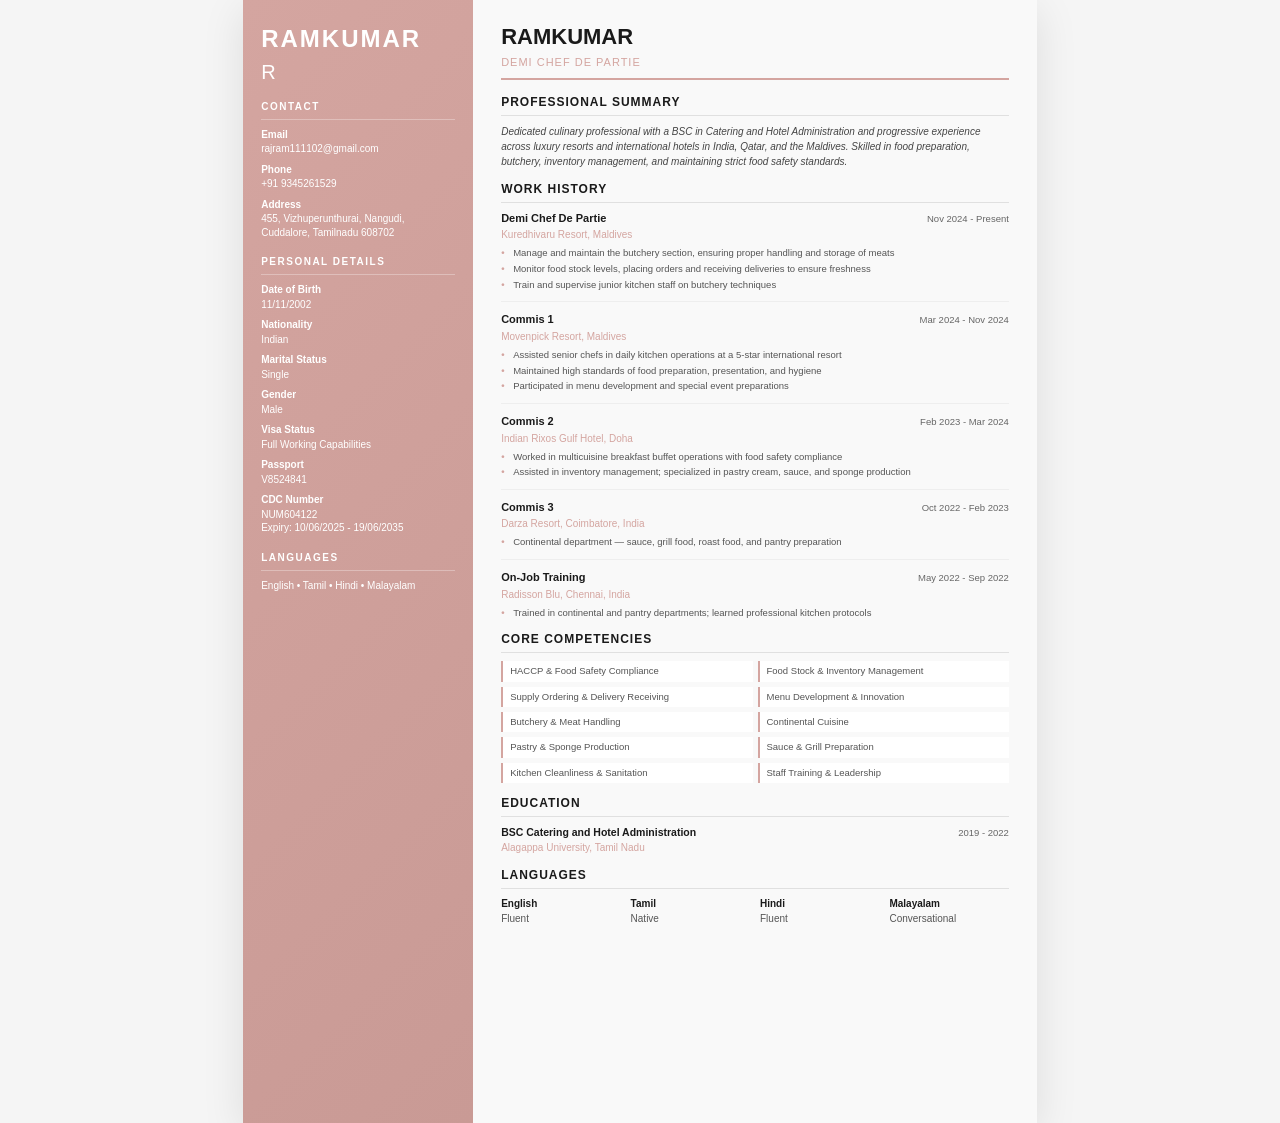
<file: resume.html>
<!DOCTYPE html>
<html lang="en">
<head>
    <meta charset="UTF-8">
    <meta name="viewport" content="width=device-width, initial-scale=1.0">
    <title>Ramkumar - Demi Chef De Partie Resume</title>
    <style>
        @page {
            size: A4;
            margin: 0;
        }

        * {
            margin: 0;
            padding: 0;
            box-sizing: border-box;
        }

        body {
            font-family: 'Segoe UI', Tahoma, Geneva, Verdana, sans-serif;
            background: #f5f5f5;
            line-height: 1.4;
            color: #333;
        }

        .resume-container {
            width: 210mm;
            height: 297mm;
            margin: 0 auto;
            background: white;
            box-shadow: 0 10px 40px rgba(0, 0, 0, 0.1);
            display: grid;
            grid-template-columns: 230px 1fr;
            overflow: hidden;
        }

        .sidebar {
            background: linear-gradient(135deg, #d4a5a0 0%, #c99a95 100%);
            padding: 22px 18px;
            color: white;
        }

        .sidebar h1 {
            font-size: 24px;
            font-weight: 700;
            letter-spacing: 2px;
            margin-bottom: 2px;
        }

        .sidebar .initial {
            font-size: 20px;
            font-weight: 300;
            margin-bottom: 14px;
            letter-spacing: 2px;
        }

        .sidebar-section {
            margin-bottom: 16px;
        }

        .sidebar-section h3 {
            font-size: 10px;
            font-weight: 600;
            letter-spacing: 1.5px;
            text-transform: uppercase;
            margin-bottom: 8px;
            border-bottom: 1.5px solid rgba(255, 255, 255, 0.3);
            padding-bottom: 5px;
        }

        .sidebar-item {
            margin-bottom: 7px;
            font-size: 10px;
            line-height: 1.35;
        }

        .sidebar-item strong {
            display: block;
            font-weight: 600;
            margin-bottom: 1px;
        }

        .main-content {
            padding: 22px 28px;
            background: #f9f9f9;
        }

        .name-title {
            margin-bottom: 14px;
            border-bottom: 2.5px solid #d4a5a0;
            padding-bottom: 8px;
        }

        .name-title h2 {
            font-size: 22px;
            font-weight: 700;
            color: #1a1a1a;
            margin-bottom: 2px;
        }

        .job-title {
            font-size: 11px;
            font-weight: 500;
            color: #d4a5a0;
            letter-spacing: 1px;
            text-transform: uppercase;
        }

        section {
            margin-bottom: 12px;
        }

        section h2 {
            font-size: 12px;
            font-weight: 700;
            color: #1a1a1a;
            margin-bottom: 8px;
            text-transform: uppercase;
            letter-spacing: 1px;
            border-bottom: 1.5px solid #e0e0e0;
            padding-bottom: 4px;
        }

        .summary-text {
            font-size: 10px;
            line-height: 1.5;
            color: #444;
            font-style: italic;
        }

        .job-entry {
            margin-bottom: 10px;
            padding-bottom: 8px;
            border-bottom: 1px solid #eee;
        }

        .job-entry:last-child {
            border-bottom: none;
            margin-bottom: 0;
            padding-bottom: 0;
        }

        .job-header {
            display: flex;
            justify-content: space-between;
            align-items: baseline;
            margin-bottom: 2px;
        }

        .job-title-main {
            font-size: 11px;
            font-weight: 600;
            color: #1a1a1a;
        }

        .job-date {
            font-size: 9.5px;
            color: #666;
            font-weight: 500;
        }

        .job-company {
            font-size: 10px;
            color: #d4a5a0;
            font-weight: 500;
            margin-bottom: 4px;
        }

        .job-description {
            font-size: 9.5px;
            color: #555;
            line-height: 1.45;
        }

        .job-description ul {
            list-style: none;
            margin-top: 3px;
            padding-left: 0;
        }

        .job-description li {
            margin-bottom: 2px;
            padding-left: 12px;
            position: relative;
        }

        .job-description li:before {
            content: "•";
            position: absolute;
            left: 0;
            color: #d4a5a0;
            font-weight: bold;
        }

        .education-item {
            margin-bottom: 0;
        }

        .education-header {
            display: flex;
            justify-content: space-between;
            align-items: baseline;
            margin-bottom: 2px;
        }

        .education-degree {
            font-size: 10.5px;
            font-weight: 600;
            color: #1a1a1a;
        }

        .education-year {
            font-size: 9.5px;
            color: #666;
            font-weight: 500;
        }

        .education-school {
            font-size: 10px;
            color: #d4a5a0;
            font-weight: 500;
        }

        .skills-grid {
            display: grid;
            grid-template-columns: 1fr 1fr;
            gap: 5px;
        }

        .skill-item {
            font-size: 9.5px;
            color: #555;
            padding: 4px 7px;
            background: white;
            border-left: 2.5px solid #d4a5a0;
            line-height: 1.3;
        }

        .languages-grid {
            display: grid;
            grid-template-columns: 1fr 1fr 1fr 1fr;
            gap: 10px;
        }

        .language-item {
            font-size: 10px;
            color: #555;
        }

        .language-item strong {
            color: #1a1a1a;
            display: block;
            margin-bottom: 1px;
        }

        @media print {
            body { padding: 0; background: white; }
            .resume-container { box-shadow: none; width: 100%; height: 100%; }
        }
    </style>
</head>
<body>
    <div class="resume-container">

        <!-- SIDEBAR -->
        <div class="sidebar">
            <h1>RAMKUMAR</h1>
            <div class="initial">R</div>

            <div class="sidebar-section">
                <h3>Contact</h3>
                <div class="sidebar-item">
                    <strong>Email</strong>
                    rajram111102@gmail.com
                </div>
                <div class="sidebar-item">
                    <strong>Phone</strong>
                    +91 9345261529
                </div>
                <div class="sidebar-item">
                    <strong>Address</strong>
                    455, Vizhuperunthurai, Nangudi,<br>
                    Cuddalore, Tamilnadu 608702
                </div>
            </div>

            <div class="sidebar-section">
                <h3>Personal Details</h3>
                <div class="sidebar-item">
                    <strong>Date of Birth</strong>
                    11/11/2002
                </div>
                <div class="sidebar-item">
                    <strong>Nationality</strong>
                    Indian
                </div>
                <div class="sidebar-item">
                    <strong>Marital Status</strong>
                    Single
                </div>
                <div class="sidebar-item">
                    <strong>Gender</strong>
                    Male
                </div>
                <div class="sidebar-item">
                    <strong>Visa Status</strong>
                    Full Working Capabilities
                </div>
                <div class="sidebar-item">
                    <strong>Passport</strong>
                    V8524841
                </div>
                <div class="sidebar-item">
                    <strong>CDC Number</strong>
                    NUM604122<br>
                    Expiry: 10/06/2025 - 19/06/2035
                </div>
            </div>

            <div class="sidebar-section">
                <h3>Languages</h3>
                <div class="sidebar-item">English • Tamil • Hindi • Malayalam</div>
            </div>
        </div>

        <!-- MAIN CONTENT -->
        <div class="main-content">

            <div class="name-title">
                <h2>RAMKUMAR</h2>
                <div class="job-title">Demi Chef De Partie</div>
            </div>

            <!-- Professional Summary -->
            <section>
                <h2>Professional Summary</h2>
                <p class="summary-text">
                    Dedicated culinary professional with a BSC in Catering and Hotel Administration
                    and progressive experience across luxury resorts and international hotels in India,
                    Qatar, and the Maldives. Skilled in food preparation, butchery, inventory management,
                    and maintaining strict food safety standards.
                </p>
            </section>

            <!-- Work History -->
            <section>
                <h2>Work History</h2>

                <div class="job-entry">
                    <div class="job-header">
                        <div class="job-title-main">Demi Chef De Partie</div>
                        <div class="job-date">Nov 2024 - Present</div>
                    </div>
                    <div class="job-company">Kuredhivaru Resort, Maldives</div>
                    <div class="job-description">
                        <ul>
                            <li>Manage and maintain the butchery section, ensuring proper handling and storage of meats</li>
                            <li>Monitor food stock levels, placing orders and receiving deliveries to ensure freshness</li>
                            <li>Train and supervise junior kitchen staff on butchery techniques</li>
                        </ul>
                    </div>
                </div>

                <div class="job-entry">
                    <div class="job-header">
                        <div class="job-title-main">Commis 1</div>
                        <div class="job-date">Mar 2024 - Nov 2024</div>
                    </div>
                    <div class="job-company">Movenpick Resort, Maldives</div>
                    <div class="job-description">
                        <ul>
                            <li>Assisted senior chefs in daily kitchen operations at a 5-star international resort</li>
                            <li>Maintained high standards of food preparation, presentation, and hygiene</li>
                            <li>Participated in menu development and special event preparations</li>
                        </ul>
                    </div>
                </div>

                <div class="job-entry">
                    <div class="job-header">
                        <div class="job-title-main">Commis 2</div>
                        <div class="job-date">Feb 2023 - Mar 2024</div>
                    </div>
                    <div class="job-company">Indian Rixos Gulf Hotel, Doha</div>
                    <div class="job-description">
                        <ul>
                            <li>Worked in multicuisine breakfast buffet operations with food safety compliance</li>
                            <li>Assisted in inventory management; specialized in pastry cream, sauce, and sponge production</li>
                        </ul>
                    </div>
                </div>

                <div class="job-entry">
                    <div class="job-header">
                        <div class="job-title-main">Commis 3</div>
                        <div class="job-date">Oct 2022 - Feb 2023</div>
                    </div>
                    <div class="job-company">Darza Resort, Coimbatore, India</div>
                    <div class="job-description">
                        <ul>
                            <li>Continental department — sauce, grill food, roast food, and pantry preparation</li>
                        </ul>
                    </div>
                </div>

                <div class="job-entry">
                    <div class="job-header">
                        <div class="job-title-main">On-Job Training</div>
                        <div class="job-date">May 2022 - Sep 2022</div>
                    </div>
                    <div class="job-company">Radisson Blu, Chennai, India</div>
                    <div class="job-description">
                        <ul>
                            <li>Trained in continental and pantry departments; learned professional kitchen protocols</li>
                        </ul>
                    </div>
                </div>

            </section>

            <!-- Core Competencies -->
            <section>
                <h2>Core Competencies</h2>
                <div class="skills-grid">
                    <div class="skill-item">HACCP & Food Safety Compliance</div>
                    <div class="skill-item">Food Stock & Inventory Management</div>
                    <div class="skill-item">Supply Ordering & Delivery Receiving</div>
                    <div class="skill-item">Menu Development & Innovation</div>
                    <div class="skill-item">Butchery & Meat Handling</div>
                    <div class="skill-item">Continental Cuisine</div>
                    <div class="skill-item">Pastry & Sponge Production</div>
                    <div class="skill-item">Sauce & Grill Preparation</div>
                    <div class="skill-item">Kitchen Cleanliness & Sanitation</div>
                    <div class="skill-item">Staff Training & Leadership</div>
                </div>
            </section>

            <!-- Education -->
            <section>
                <h2>Education</h2>
                <div class="education-item">
                    <div class="education-header">
                        <div class="education-degree">BSC Catering and Hotel Administration</div>
                        <div class="education-year">2019 - 2022</div>
                    </div>
                    <div class="education-school">Alagappa University, Tamil Nadu</div>
                </div>
            </section>

            <!-- Languages -->
            <section>
                <h2>Languages</h2>
                <div class="languages-grid">
                    <div class="language-item">
                        <strong>English</strong>Fluent
                    </div>
                    <div class="language-item">
                        <strong>Tamil</strong>Native
                    </div>
                    <div class="language-item">
                        <strong>Hindi</strong>Fluent
                    </div>
                    <div class="language-item">
                        <strong>Malayalam</strong>Conversational
                    </div>
                </div>
            </section>

        </div>
    </div>
</body>
</html>
</file>
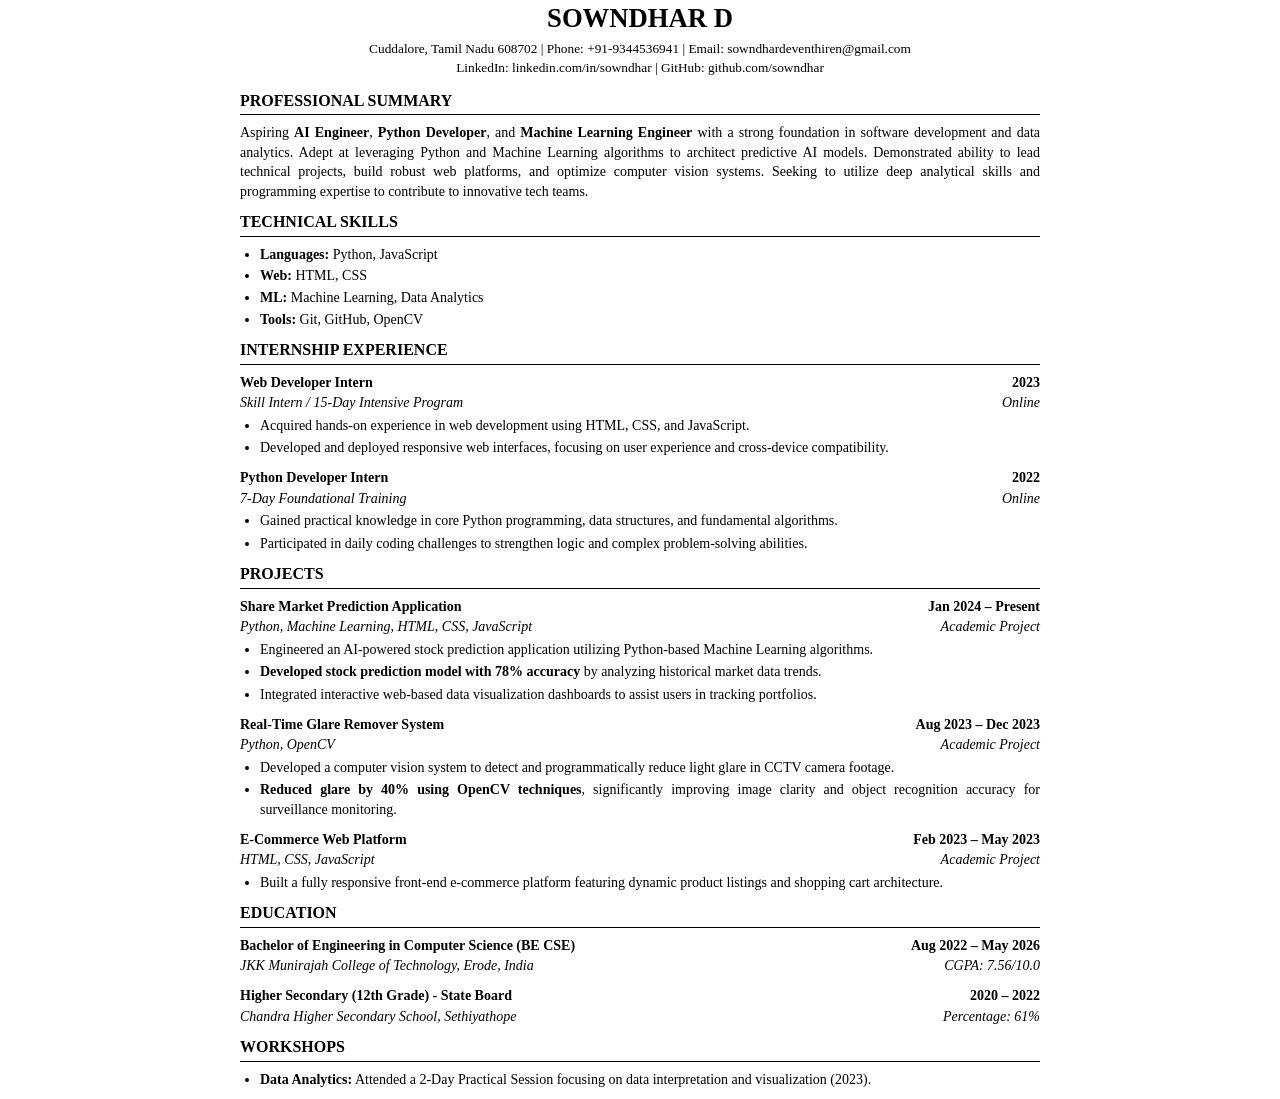
<file: sowndhar_ats_resume.html>
<!DOCTYPE html>
<html lang="en">
<head>
    <meta charset="UTF-8">
    <meta name="viewport" content="width=device-width, initial-scale=1.0">
    <title>Sowndhar D - ATS Resume</title>
    <style>
        @page {
            size: A4;
            margin: 15mm 15mm;
        }

        body {
            font-family: "Times New Roman", Times, serif;
            font-size: 10.5pt;
            line-height: 1.4;
            color: #000;
            margin: 0;
            padding: 0;
            max-width: 800px;
            margin: 0 auto;
            background: #fff;
        }

        .header {
            text-align: center;
            margin-bottom: 12px;
        }

        .header h1 {
            font-size: 20pt;
            margin: 0 0 3px 0;
            text-transform: uppercase;
            font-weight: bold;
        }

        .contact-info {
            font-size: 10pt;
            margin: 0;
        }

        h2 {
            font-size: 12pt;
            text-transform: uppercase;
            border-bottom: 1px solid #000;
            padding-bottom: 2px;
            margin-top: 10px;
            margin-bottom: 8px;
            font-weight: bold;
        }

        .section {
            margin-bottom: 10px;
        }

        .summary {
            text-align: justify;
            margin: 0;
        }

        .skills-list {
            margin: 0;
            padding: 0 0 0 20px;
        }

        .skills-list li {
            margin-bottom: 2px;
        }

        .entry {
            margin-bottom: 10px;
        }
        
        .entry-header {
            display: flex;
            justify-content: space-between;
            font-weight: bold;
            margin-bottom: 1px;
        }

        .entry-subtitle {
            display: flex;
            justify-content: space-between;
            font-style: italic;
            margin-bottom: 3px;
        }

        .bullet-points {
            margin: 0;
            padding: 0 0 0 20px;
        }

        .bullet-points li {
            margin-bottom: 3px;
            text-align: justify;
        }
    </style>
</head>
<body>

    <div class="header">
        <h1>Sowndhar D</h1>
        <div class="contact-info">
            Cuddalore, Tamil Nadu 608702 | Phone: +91-9344536941 | Email: sowndhardeventhiren@gmail.com <br>
            LinkedIn: linkedin.com/in/sowndhar | GitHub: github.com/sowndhar
        </div>
    </div>

    <div class="section">
        <h2>Professional Summary</h2>
        <p class="summary">
            Aspiring <strong>AI Engineer</strong>, <strong>Python Developer</strong>, and <strong>Machine Learning Engineer</strong> with a strong foundation in software development and data analytics. Adept at leveraging Python and Machine Learning algorithms to architect predictive AI models. Demonstrated ability to lead technical projects, build robust web platforms, and optimize computer vision systems. Seeking to utilize deep analytical skills and programming expertise to contribute to innovative tech teams.
        </p>
    </div>

    <div class="section">
        <h2>Technical Skills</h2>
        <ul class="skills-list">
            <li><strong>Languages:</strong> Python, JavaScript</li>
            <li><strong>Web:</strong> HTML, CSS</li>
            <li><strong>ML:</strong> Machine Learning, Data Analytics</li>
            <li><strong>Tools:</strong> Git, GitHub, OpenCV</li>
        </ul>
    </div>

    <div class="section">
        <h2>Internship Experience</h2>

        <div class="entry">
            <div class="entry-header">
                <span>Web Developer Intern</span>
                <span>2023</span>
            </div>
            <div class="entry-subtitle">
                <span>Skill Intern / 15-Day Intensive Program</span>
                <span>Online</span>
            </div>
            <ul class="bullet-points">
                <li>Acquired hands-on experience in web development using HTML, CSS, and JavaScript.</li>
                <li>Developed and deployed responsive web interfaces, focusing on user experience and cross-device compatibility.</li>
            </ul>
        </div>

        <div class="entry">
            <div class="entry-header">
                <span>Python Developer Intern</span>
                <span>2022</span>
            </div>
            <div class="entry-subtitle">
                <span>7-Day Foundational Training</span>
                <span>Online</span>
            </div>
            <ul class="bullet-points">
                <li>Gained practical knowledge in core Python programming, data structures, and fundamental algorithms.</li>
                <li>Participated in daily coding challenges to strengthen logic and complex problem-solving abilities.</li>
            </ul>
        </div>
    </div>

    <div class="section">
        <h2>Projects</h2>

        <div class="entry">
            <div class="entry-header">
                <span>Share Market Prediction Application</span>
                <span>Jan 2024 – Present</span>
            </div>
            <div class="entry-subtitle">
                <span>Python, Machine Learning, HTML, CSS, JavaScript</span>
                <span>Academic Project</span>
            </div>
            <ul class="bullet-points">
                <li>Engineered an AI-powered stock prediction application utilizing Python-based Machine Learning algorithms.</li>
                <li><strong>Developed stock prediction model with 78% accuracy</strong> by analyzing historical market data trends.</li>
                <li>Integrated interactive web-based data visualization dashboards to assist users in tracking portfolios.</li>
            </ul>
        </div>

        <div class="entry">
            <div class="entry-header">
                <span>Real-Time Glare Remover System</span>
                <span>Aug 2023 – Dec 2023</span>
            </div>
            <div class="entry-subtitle">
                <span>Python, OpenCV</span>
                <span>Academic Project</span>
            </div>
            <ul class="bullet-points">
                <li>Developed a computer vision system to detect and programmatically reduce light glare in CCTV camera footage.</li>
                <li><strong>Reduced glare by 40% using OpenCV techniques</strong>, significantly improving image clarity and object recognition accuracy for surveillance monitoring.</li>
            </ul>
        </div>

        <div class="entry">
            <div class="entry-header">
                <span>E-Commerce Web Platform</span>
                <span>Feb 2023 – May 2023</span>
            </div>
            <div class="entry-subtitle">
                <span>HTML, CSS, JavaScript</span>
                <span>Academic Project</span>
            </div>
            <ul class="bullet-points">
                <li>Built a fully responsive front-end e-commerce platform featuring dynamic product listings and shopping cart architecture.</li>
            </ul>
        </div>
    </div>

    <div class="section">
        <h2>Education</h2>
        
        <div class="entry">
            <div class="entry-header">
                <span>Bachelor of Engineering in Computer Science (BE CSE)</span>
                <span>Aug 2022 – May 2026</span>
            </div>
            <div class="entry-subtitle">
                <span>JKK Munirajah College of Technology, Erode, India</span>
                <span>CGPA: 7.56/10.0</span>
            </div>
        </div>
        
        <div class="entry">
            <div class="entry-header">
                <span>Higher Secondary (12th Grade) - State Board</span>
                <span>2020 – 2022</span>
            </div>
            <div class="entry-subtitle">
                <span>Chandra Higher Secondary School, Sethiyathope</span>
                <span>Percentage: 61%</span>
            </div>
        </div>
    </div>

    <div class="section">
        <h2>Workshops</h2>
        <ul class="skills-list">
            <li><strong>Data Analytics:</strong> Attended a 2-Day Practical Session focusing on data interpretation and visualization (2023).</li>
        </ul>
    </div>

</body>
</html>
</file>
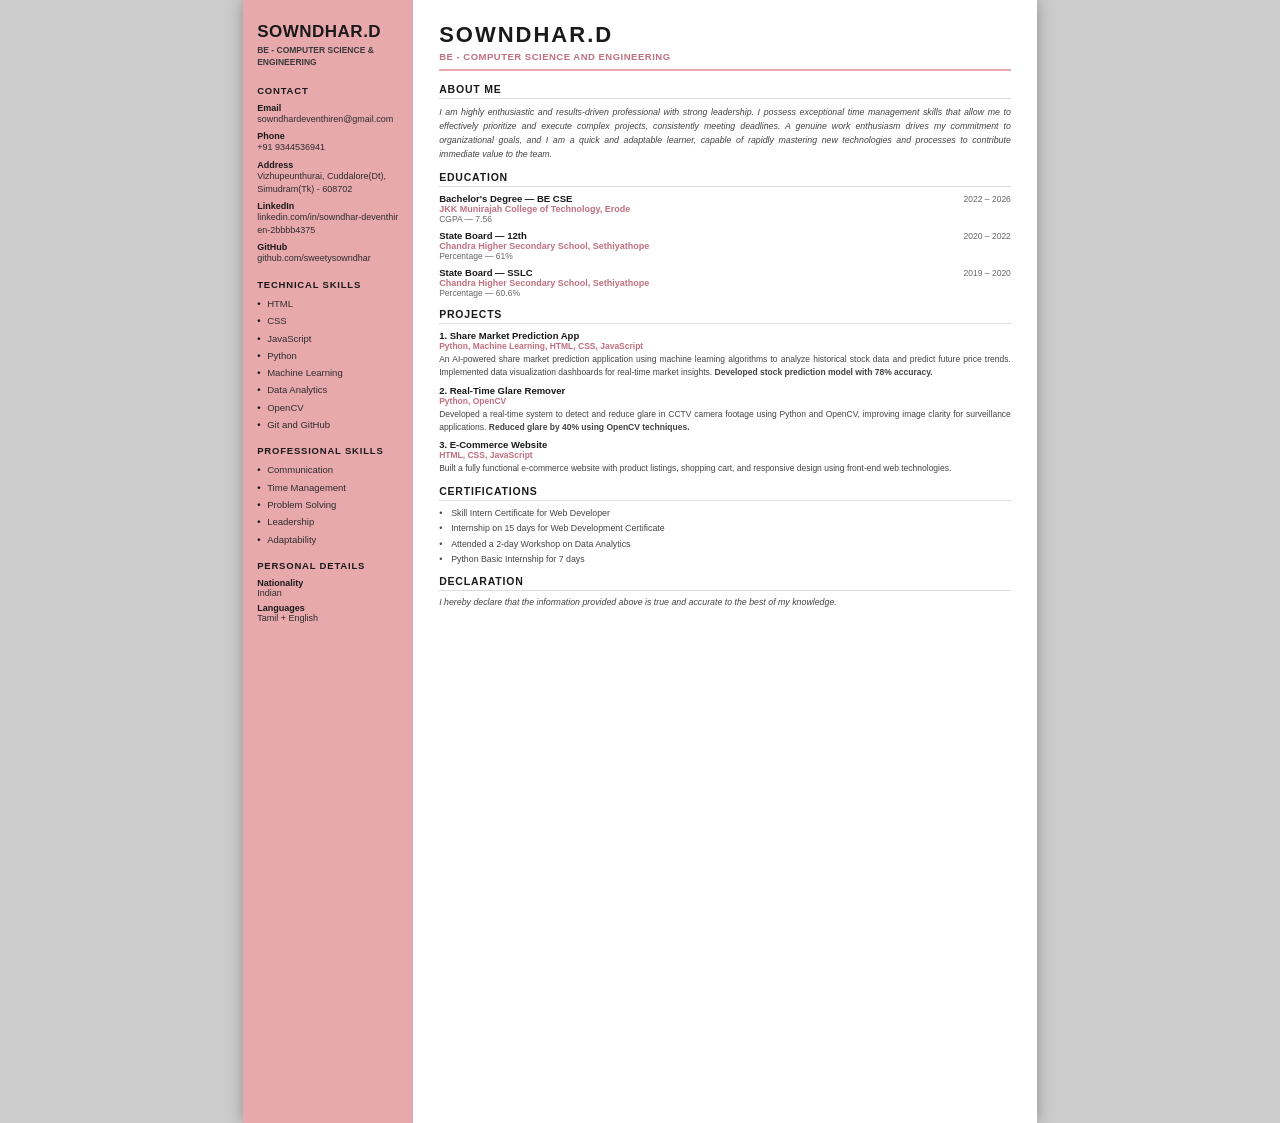
<file: sowndhar_bw_resume.html>
<!DOCTYPE html>
<html lang="en">
<head>
    <meta charset="UTF-8">
    <meta name="viewport" content="width=device-width, initial-scale=1.0">
    <title>Sowndhar D - Resume</title>
    <style>
        @page { size: A4; margin: 0; }
        * { margin: 0; padding: 0; box-sizing: border-box; }

        body {
            font-family: Arial, Helvetica, sans-serif;
            background: #ccc;
            display: flex;
            justify-content: center;
        }

        .resume {
            width: 210mm;
            height: 297mm;
            display: grid;
            grid-template-columns: 170px 1fr;
            background: white;
            overflow: hidden;
            box-shadow: 0 0 15px rgba(0,0,0,0.3);
        }

        /* ── LEFT SIDEBAR ── */
        .sidebar {
            background: #e8a9ad;
            padding: 22px 14px;
        }

        .sidebar .s-name {
            font-size: 17px;
            font-weight: 900;
            text-transform: uppercase;
            letter-spacing: 0.5px;
            color: #1a1a1a;
            margin-bottom: 3px;
        }

        .sidebar .s-title {
            font-size: 8.5px;
            text-transform: uppercase;
            color: #3a3a3a;
            font-weight: 600;
            line-height: 1.4;
            margin-bottom: 16px;
        }

        .s-section { margin-bottom: 14px; }

        .s-section h3 {
            font-size: 9.5px;
            font-weight: 700;
            text-transform: uppercase;
            letter-spacing: 0.8px;
            color: #1a1a1a;
            margin-bottom: 7px;
        }

        .c-item { margin-bottom: 6px; }

        .c-item .lbl {
            font-size: 9px;
            font-weight: 700;
            color: #1a1a1a;
        }

        .c-item .val {
            font-size: 9px;
            color: #2d2d2d;
            line-height: 1.4;
            word-break: break-all;
        }

        .sk {
            font-size: 9.5px;
            color: #2d2d2d;
            margin-bottom: 4px;
            padding-left: 10px;
            position: relative;
            line-height: 1.4;
        }
        .sk:before { content: "•"; position: absolute; left: 0; color: #1a1a1a; font-weight: bold; }

        .p-item { margin-bottom: 5px; }
        .p-item .lbl { font-size: 9px; font-weight: 700; color: #1a1a1a; }
        .p-item .val { font-size: 9px; color: #2d2d2d; }

        /* ── RIGHT MAIN CONTENT ── */
        .main { padding: 22px 26px; background: white; }

        .m-header {
            margin-bottom: 12px;
            padding-bottom: 7px;
            border-bottom: 2.5px solid #e8a9ad;
        }

        .m-header .m-name {
            font-size: 22px;
            font-weight: 900;
            text-transform: uppercase;
            letter-spacing: 2px;
            color: #1a1a1a;
            margin-bottom: 3px;
        }

        .m-header .m-title {
            font-size: 9.5px;
            text-transform: uppercase;
            color: #c07080;
            font-weight: 700;
            letter-spacing: 0.5px;
        }

        .section { margin-bottom: 10px; }

        .section h2 {
            font-size: 10.5px;
            font-weight: 700;
            text-transform: uppercase;
            letter-spacing: 0.8px;
            color: #1a1a1a;
            margin-bottom: 6px;
            padding-bottom: 3px;
            border-bottom: 1px solid #ddd;
        }

        .about-text {
            font-size: 8.8px;
            color: #444;
            line-height: 1.6;
            font-style: italic;
            text-align: justify;
        }

        /* Education */
        .edu-entry { margin-bottom: 6px; }

        .edu-header {
            display: flex;
            justify-content: space-between;
            align-items: baseline;
        }

        .edu-degree { font-size: 9.5px; font-weight: 700; color: #1a1a1a; }
        .edu-year { font-size: 8.5px; color: #666; white-space: nowrap; }
        .edu-school { font-size: 9px; color: #c07080; font-weight: 600; }
        .edu-detail { font-size: 8.5px; color: #666; }

        /* Projects */
        .proj-entry { margin-bottom: 6px; }
        .proj-title { font-size: 9.5px; font-weight: 700; color: #1a1a1a; }
        .proj-tech { font-size: 8.5px; color: #c07080; font-weight: 600; margin-bottom: 2px; }
        .proj-desc { font-size: 8.5px; color: #444; line-height: 1.5; text-align: justify; }

        /* Certifications */
        .cert-list { list-style: none; padding: 0; }
        .cert-list li {
            font-size: 8.8px;
            color: #444;
            padding-left: 12px;
            position: relative;
            margin-bottom: 3px;
            line-height: 1.4;
        }
        .cert-list li:before { content: "•"; position: absolute; left: 0; }

        /* Declaration */
        .decl-text { font-size: 8.8px; color: #444; font-style: italic; }

        @media print {
            body { background: white; }
            .resume { box-shadow: none; width: 100%; height: 100%; }
        }
    </style>
</head>
<body>
<div class="resume">

    <!-- LEFT SIDEBAR -->
    <div class="sidebar">
        <div class="s-name">SOWNDHAR.D</div>
        <div class="s-title">BE - COMPUTER SCIENCE &amp;<br>ENGINEERING</div>

        <div class="s-section">
            <h3>Contact</h3>
            <div class="c-item">
                <div class="lbl">Email</div>
                <div class="val">sowndhardeventhiren@gmail.com</div>
            </div>
            <div class="c-item">
                <div class="lbl">Phone</div>
                <div class="val">+91 9344536941</div>
            </div>
            <div class="c-item">
                <div class="lbl">Address</div>
                <div class="val">Vizhupeunthurai, Cuddalore(Dt),<br>Simudram(Tk) - 608702</div>
            </div>
            <div class="c-item">
                <div class="lbl">LinkedIn</div>
                <div class="val">linkedin.com/in/sowndhar-deventhiren-2bbbb4375</div>
            </div>
            <div class="c-item">
                <div class="lbl">GitHub</div>
                <div class="val">github.com/sweetysowndhar</div>
            </div>
        </div>

        <div class="s-section">
            <h3>Technical Skills</h3>
            <div class="sk">HTML</div>
            <div class="sk">CSS</div>
            <div class="sk">JavaScript</div>
            <div class="sk">Python</div>
            <div class="sk">Machine Learning</div>
            <div class="sk">Data Analytics</div>
            <div class="sk">OpenCV</div>
            <div class="sk">Git and GitHub</div>
        </div>

        <div class="s-section">
            <h3>Professional Skills</h3>
            <div class="sk">Communication</div>
            <div class="sk">Time Management</div>
            <div class="sk">Problem Solving</div>
            <div class="sk">Leadership</div>
            <div class="sk">Adaptability</div>
        </div>

        <div class="s-section">
            <h3>Personal Details</h3>
            <div class="p-item">
                <div class="lbl">Nationality</div>
                <div class="val">Indian</div>
            </div>
            <div class="p-item">
                <div class="lbl">Languages</div>
                <div class="val">Tamil + English</div>
            </div>
        </div>
    </div>

    <!-- RIGHT MAIN CONTENT -->
    <div class="main">
        <div class="m-header">
            <div class="m-name">SOWNDHAR.D</div>
            <div class="m-title">BE - COMPUTER SCIENCE AND ENGINEERING</div>
        </div>

        <div class="section">
            <h2>About Me</h2>
            <p class="about-text">I am highly enthusiastic and results-driven professional with strong leadership. I possess exceptional time management skills that allow me to effectively prioritize and execute complex projects, consistently meeting deadlines. A genuine work enthusiasm drives my commitment to organizational goals, and I am a quick and adaptable learner, capable of rapidly mastering new technologies and processes to contribute immediate value to the team.</p>
        </div>

        <div class="section">
            <h2>Education</h2>
            <div class="edu-entry">
                <div class="edu-header">
                    <div class="edu-degree">Bachelor's Degree — BE CSE</div>
                    <div class="edu-year">2022 – 2026</div>
                </div>
                <div class="edu-school">JKK Munirajah College of Technology, Erode</div>
                <div class="edu-detail">CGPA — 7.56</div>
            </div>
            <div class="edu-entry">
                <div class="edu-header">
                    <div class="edu-degree">State Board — 12th</div>
                    <div class="edu-year">2020 – 2022</div>
                </div>
                <div class="edu-school">Chandra Higher Secondary School, Sethiyathope</div>
                <div class="edu-detail">Percentage — 61%</div>
            </div>
            <div class="edu-entry">
                <div class="edu-header">
                    <div class="edu-degree">State Board — SSLC</div>
                    <div class="edu-year">2019 – 2020</div>
                </div>
                <div class="edu-school">Chandra Higher Secondary School, Sethiyathope</div>
                <div class="edu-detail">Percentage — 60.6%</div>
            </div>
        </div>

        <div class="section">
            <h2>Projects</h2>
            <div class="proj-entry">
                <div class="proj-title">1. Share Market Prediction App</div>
                <div class="proj-tech">Python, Machine Learning, HTML, CSS, JavaScript</div>
                <div class="proj-desc">An AI-powered share market prediction application using machine learning algorithms to analyze historical stock data and predict future price trends. Implemented data visualization dashboards for real-time market insights. <strong>Developed stock prediction model with 78% accuracy.</strong></div>
            </div>
            <div class="proj-entry">
                <div class="proj-title">2. Real-Time Glare Remover</div>
                <div class="proj-tech">Python, OpenCV</div>
                <div class="proj-desc">Developed a real-time system to detect and reduce glare in CCTV camera footage using Python and OpenCV, improving image clarity for surveillance applications. <strong>Reduced glare by 40% using OpenCV techniques.</strong></div>
            </div>
            <div class="proj-entry">
                <div class="proj-title">3. E-Commerce Website</div>
                <div class="proj-tech">HTML, CSS, JavaScript</div>
                <div class="proj-desc">Built a fully functional e-commerce website with product listings, shopping cart, and responsive design using front-end web technologies.</div>
            </div>
        </div>

        <div class="section">
            <h2>Certifications</h2>
            <ul class="cert-list">
                <li>Skill Intern Certificate for Web Developer</li>
                <li>Internship on 15 days for Web Development Certificate</li>
                <li>Attended a 2-day Workshop on Data Analytics</li>
                <li>Python Basic Internship for 7 days</li>
            </ul>
        </div>

        <div class="section">
            <h2>Declaration</h2>
            <p class="decl-text">I hereby declare that the information provided above is true and accurate to the best of my knowledge.</p>
        </div>
    </div>

</div>
</body>
</html>
</file>
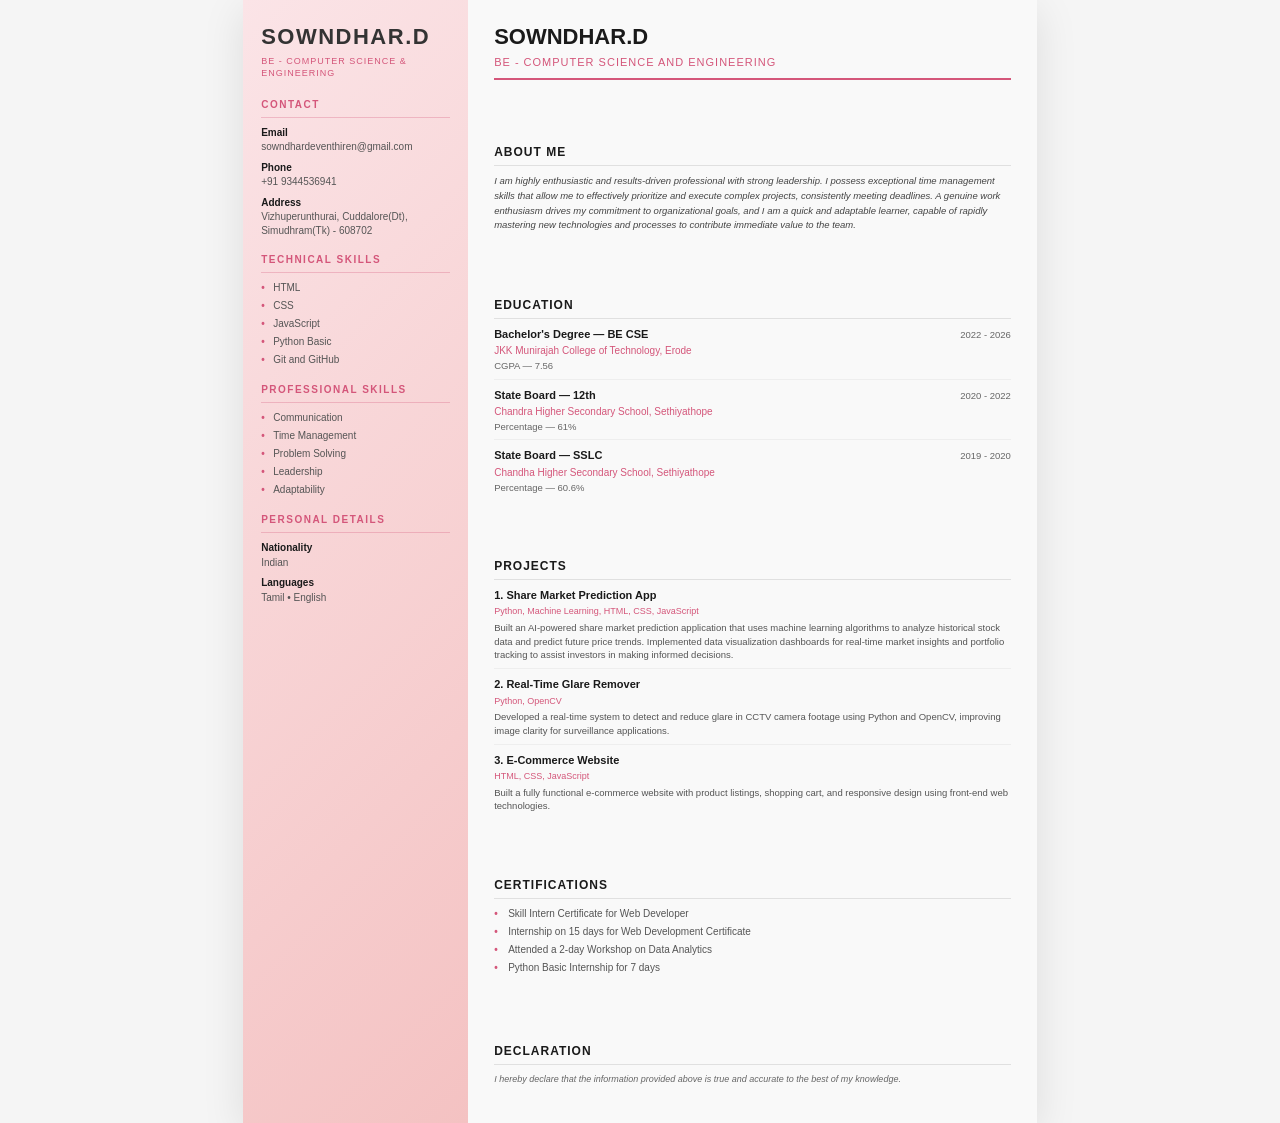
<file: sowndhar_resume.html>
<!DOCTYPE html>
<html lang="en">
<head>
    <meta charset="UTF-8">
    <meta name="viewport" content="width=device-width, initial-scale=1.0">
    <title>Sowndhar D - BE CSE Resume</title>
    <style>
        @page {
            size: A4;
            margin: 0;
        }

        * {
            margin: 0;
            padding: 0;
            box-sizing: border-box;
        }

        body {
            font-family: 'Segoe UI', Tahoma, Geneva, Verdana, sans-serif;
            background: #f5f5f5;
            line-height: 1.4;
            color: #333;
        }

        .resume-container {
            width: 210mm;
            height: 297mm;
            margin: 0 auto;
            background: white;
            box-shadow: 0 10px 40px rgba(0, 0, 0, 0.1);
            display: grid;
            grid-template-columns: 225px 1fr;
            overflow: hidden;
        }

        .sidebar {
            background: linear-gradient(135deg, #fbe4e7 0%, #f4c2c2 100%);
            padding: 22px 18px;
            color: #333;
            min-height: 100%;
        }

        .sidebar h1 {
            font-size: 22px;
            font-weight: 700;
            letter-spacing: 1.5px;
            margin-bottom: 2px;
        }

        .sidebar .subtitle {
            font-size: 9px;
            font-weight: 400;
            margin-bottom: 18px;
            letter-spacing: 1px;
            text-transform: uppercase;
            color: #d4567a;
        }

        .sidebar-section {
            margin-bottom: 16px;
        }

        .sidebar-section h3 {
            font-size: 10px;
            font-weight: 600;
            letter-spacing: 1.5px;
            text-transform: uppercase;
            margin-bottom: 8px;
            border-bottom: 1.5px solid rgba(212, 86, 122, 0.3);
            padding-bottom: 5px;
            color: #d4567a;
        }

        .sidebar-item {
            margin-bottom: 7px;
            font-size: 10px;
            line-height: 1.35;
            color: #555;
        }

        .sidebar-item strong {
            display: block;
            font-weight: 600;
            margin-bottom: 1px;
            color: #1a1a1a;
        }

        .sidebar-skill-list {
            list-style: none;
            padding: 0;
        }

        .sidebar-skill-list li {
            font-size: 10px;
            color: #555;
            margin-bottom: 4px;
            padding-left: 12px;
            position: relative;
        }

        .sidebar-skill-list li:before {
            content: "•";
            position: absolute;
            left: 0;
            color: #d4567a;
            font-weight: bold;
        }

        .main-content {
            padding: 22px 26px;
            background: #f9f9f9;
            display: flex;
            flex-direction: column;
            justify-content: space-between;
            min-height: 100%;
        }

        .name-title {
            margin-bottom: 14px;
            border-bottom: 2.5px solid #d4567a;
            padding-bottom: 8px;
        }

        .name-title h2 {
            font-size: 22px;
            font-weight: 700;
            color: #1a1a1a;
            margin-bottom: 2px;
        }

        .job-title {
            font-size: 11px;
            font-weight: 500;
            color: #d4567a;
            letter-spacing: 1px;
            text-transform: uppercase;
        }

        section {
            margin-bottom: 14px;
        }

        section h2 {
            font-size: 12px;
            font-weight: 700;
            color: #1a1a1a;
            margin-bottom: 8px;
            text-transform: uppercase;
            letter-spacing: 1px;
            border-bottom: 1.5px solid #e0e0e0;
            padding-bottom: 4px;
        }

        .summary-text {
            font-size: 9.5px;
            line-height: 1.55;
            color: #444;
            font-style: italic;
        }

        /* Education */
        .edu-entry {
            margin-bottom: 8px;
            padding-bottom: 6px;
            border-bottom: 1px solid #eee;
        }

        .edu-entry:last-child {
            border-bottom: none;
            margin-bottom: 0;
            padding-bottom: 0;
        }

        .edu-header {
            display: flex;
            justify-content: space-between;
            align-items: baseline;
            margin-bottom: 2px;
        }

        .edu-degree {
            font-size: 11px;
            font-weight: 600;
            color: #1a1a1a;
        }

        .edu-year {
            font-size: 9.5px;
            color: #666;
            font-weight: 500;
        }

        .edu-school {
            font-size: 10px;
            color: #d4567a;
            font-weight: 500;
        }

        .edu-grade {
            font-size: 9.5px;
            color: #666;
            margin-top: 1px;
        }

        /* Projects */
        .project-entry {
            margin-bottom: 8px;
            padding-bottom: 6px;
            border-bottom: 1px solid #eee;
        }

        .project-entry:last-child {
            border-bottom: none;
            margin-bottom: 0;
            padding-bottom: 0;
        }

        .project-title {
            font-size: 11px;
            font-weight: 600;
            color: #1a1a1a;
            margin-bottom: 2px;
        }

        .project-tech {
            font-size: 9px;
            color: #d4567a;
            font-weight: 500;
            margin-bottom: 3px;
        }

        .project-desc {
            font-size: 9.5px;
            color: #555;
            line-height: 1.45;
        }

        /* Certifications */
        .cert-list {
            list-style: none;
            padding: 0;
        }

        .cert-list li {
            font-size: 10px;
            color: #555;
            margin-bottom: 4px;
            padding-left: 14px;
            position: relative;
            line-height: 1.4;
        }

        .cert-list li:before {
            content: "•";
            position: absolute;
            left: 0;
            color: #d4567a;
            font-weight: bold;
        }

        /* Skills grid in main */
        .skills-grid {
            display: grid;
            grid-template-columns: 1fr 1fr;
            gap: 5px;
        }

        .skill-item {
            font-size: 9.5px;
            color: #555;
            padding: 4px 7px;
            background: white;
            border-left: 2.5px solid #d4567a;
            line-height: 1.3;
        }

        /* Declaration */
        .declaration-text {
            font-size: 9px;
            color: #666;
            line-height: 1.5;
            font-style: italic;
        }

        @media print {
            body { padding: 0; background: white; }
            .resume-container { box-shadow: none; width: 100%; height: 100%; }
        }
    </style>
</head>
<body>
    <div class="resume-container">

        <!-- SIDEBAR -->
        <div class="sidebar">
            <h1>SOWNDHAR.D</h1>
            <div class="subtitle">BE - Computer Science & Engineering</div>

            <div class="sidebar-section">
                <h3>Contact</h3>
                <div class="sidebar-item">
                    <strong>Email</strong>
                    sowndhardeventhiren@gmail.com
                </div>
                <div class="sidebar-item">
                    <strong>Phone</strong>
                    +91 9344536941
                </div>
                <div class="sidebar-item">
                    <strong>Address</strong>
                    Vizhuperunthurai, Cuddalore(Dt),<br>
                    Simudhram(Tk) - 608702
                </div>
            </div>

            <div class="sidebar-section">
                <h3>Technical Skills</h3>
                <ul class="sidebar-skill-list">
                    <li>HTML</li>
                    <li>CSS</li>
                    <li>JavaScript</li>
                    <li>Python Basic</li>
                    <li>Git and GitHub</li>
                </ul>
            </div>

            <div class="sidebar-section">
                <h3>Professional Skills</h3>
                <ul class="sidebar-skill-list">
                    <li>Communication</li>
                    <li>Time Management</li>
                    <li>Problem Solving</li>
                    <li>Leadership</li>
                    <li>Adaptability</li>
                </ul>
            </div>

            <div class="sidebar-section">
                <h3>Personal Details</h3>
                <div class="sidebar-item">
                    <strong>Nationality</strong>
                    Indian
                </div>
                <div class="sidebar-item">
                    <strong>Languages</strong>
                    Tamil • English
                </div>
            </div>
        </div>

        <!-- MAIN CONTENT -->
        <div class="main-content">

            <div class="name-title">
                <h2>SOWNDHAR.D</h2>
                <div class="job-title">BE - Computer Science and Engineering</div>
            </div>

            <!-- About Me -->
            <section>
                <h2>About Me</h2>
                <p class="summary-text">
                    I am highly enthusiastic and results-driven professional with strong leadership.
                    I possess exceptional time management skills that allow me to effectively prioritize
                    and execute complex projects, consistently meeting deadlines. A genuine work enthusiasm
                    drives my commitment to organizational goals, and I am a quick and adaptable learner,
                    capable of rapidly mastering new technologies and processes to contribute immediate
                    value to the team.
                </p>
            </section>

            <!-- Education -->
            <section>
                <h2>Education</h2>

                <div class="edu-entry">
                    <div class="edu-header">
                        <div class="edu-degree">Bachelor's Degree — BE CSE</div>
                        <div class="edu-year">2022 - 2026</div>
                    </div>
                    <div class="edu-school">JKK Munirajah College of Technology, Erode</div>
                    <div class="edu-grade">CGPA — 7.56</div>
                </div>

                <div class="edu-entry">
                    <div class="edu-header">
                        <div class="edu-degree">State Board — 12th</div>
                        <div class="edu-year">2020 - 2022</div>
                    </div>
                    <div class="edu-school">Chandra Higher Secondary School, Sethiyathope</div>
                    <div class="edu-grade">Percentage — 61%</div>
                </div>

                <div class="edu-entry">
                    <div class="edu-header">
                        <div class="edu-degree">State Board — SSLC</div>
                        <div class="edu-year">2019 - 2020</div>
                    </div>
                    <div class="edu-school">Chandha Higher Secondary School, Sethiyathope</div>
                    <div class="edu-grade">Percentage — 60.6%</div>
                </div>
            </section>

            <!-- Projects -->
            <section>
                <h2>Projects</h2>

                <div class="project-entry">
                    <div class="project-title">1. Share Market Prediction App</div>
                    <div class="project-tech">Python, Machine Learning, HTML, CSS, JavaScript</div>
                    <div class="project-desc">
                        Built an AI-powered share market prediction application that uses machine learning
                        algorithms to analyze historical stock data and predict future price trends.
                        Implemented data visualization dashboards for real-time market insights and
                        portfolio tracking to assist investors in making informed decisions.
                    </div>
                </div>

                <div class="project-entry">
                    <div class="project-title">2. Real-Time Glare Remover</div>
                    <div class="project-tech">Python, OpenCV</div>
                    <div class="project-desc">
                        Developed a real-time system to detect and reduce glare in CCTV camera footage
                        using Python and OpenCV, improving image clarity for surveillance applications.
                    </div>
                </div>

                <div class="project-entry">
                    <div class="project-title">3. E-Commerce Website</div>
                    <div class="project-tech">HTML, CSS, JavaScript</div>
                    <div class="project-desc">
                        Built a fully functional e-commerce website with product listings, shopping cart,
                        and responsive design using front-end web technologies.
                    </div>
                </div>
            </section>

            <!-- Certifications -->
            <section>
                <h2>Certifications</h2>
                <ul class="cert-list">
                    <li>Skill Intern Certificate for Web Developer</li>
                    <li>Internship on 15 days for Web Development Certificate</li>
                    <li>Attended a 2-day Workshop on Data Analytics</li>
                    <li>Python Basic Internship for 7 days</li>
                </ul>
            </section>

            <!-- Declaration -->
            <section>
                <h2>Declaration</h2>
                <p class="declaration-text">
                    I hereby declare that the information provided above is true and accurate to the best
                    of my knowledge.
                </p>
            </section>

        </div>
    </div>
</body>
</html>
</file>
